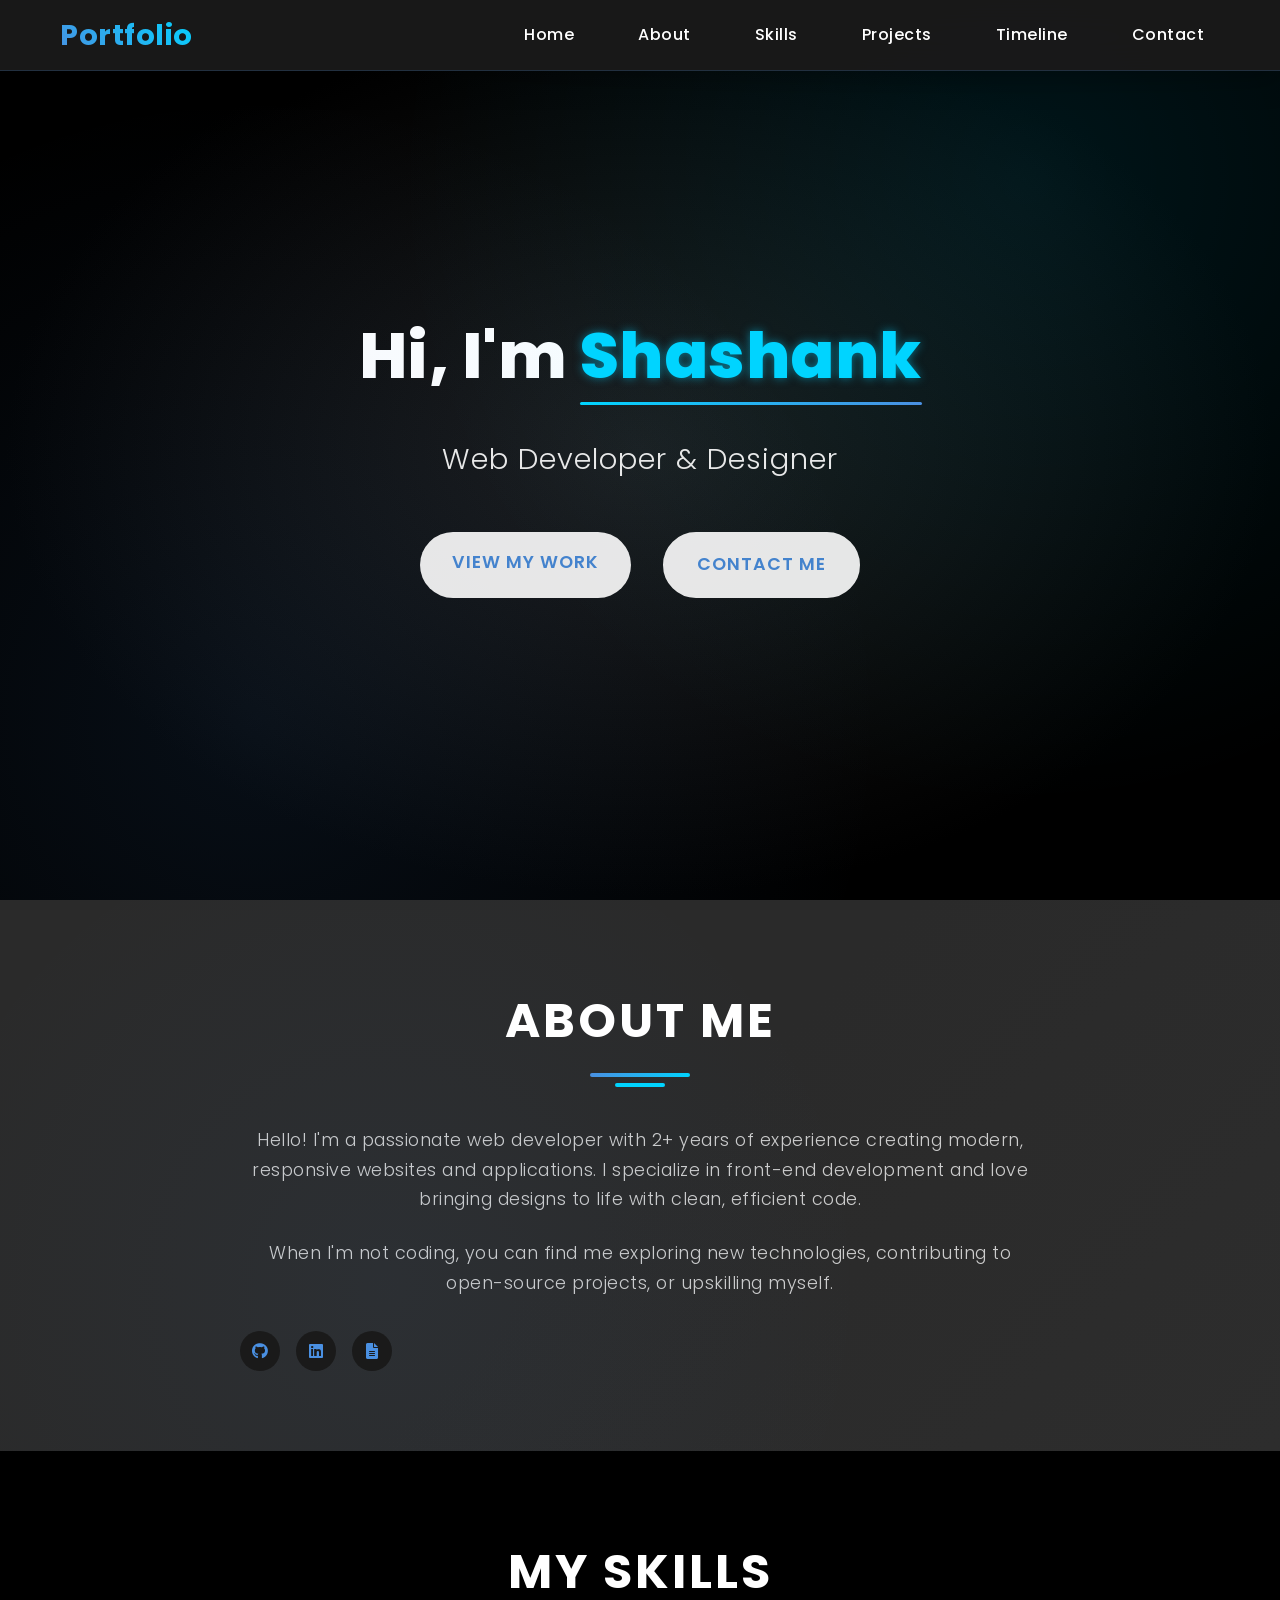
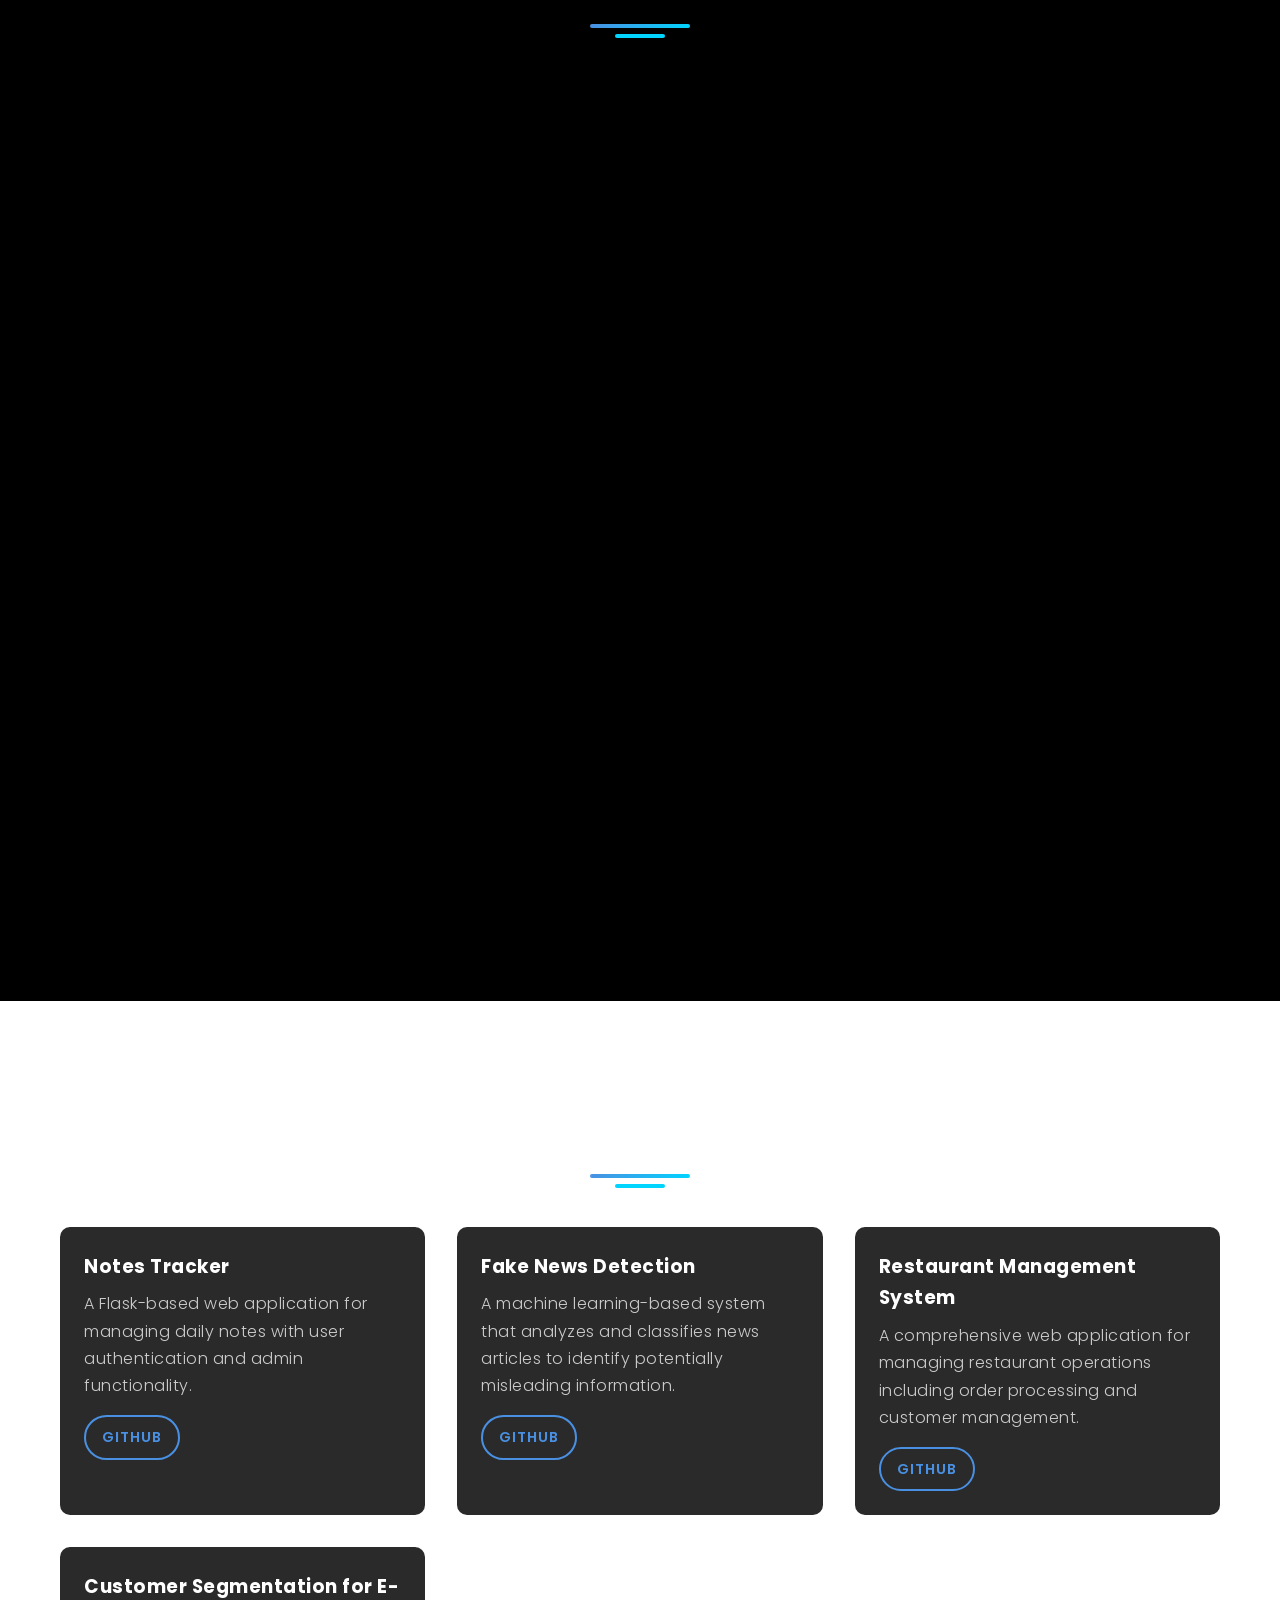
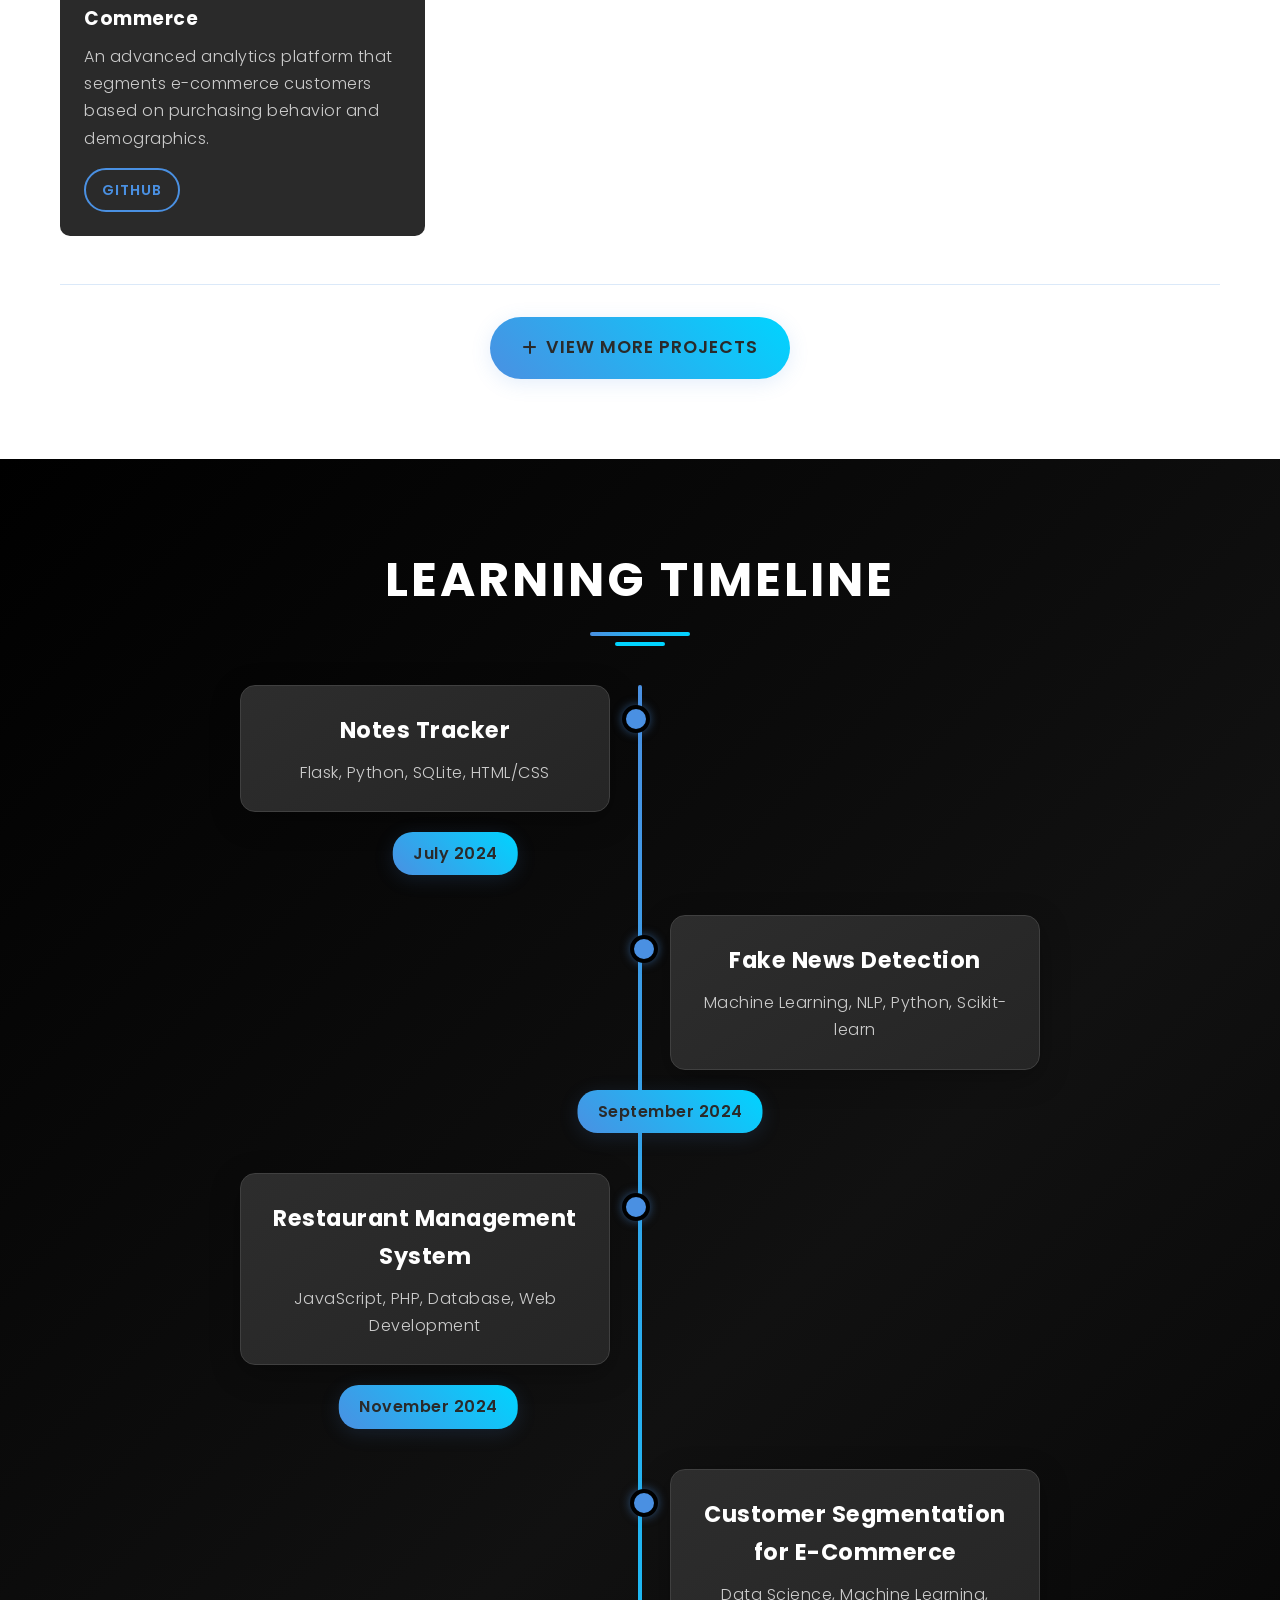
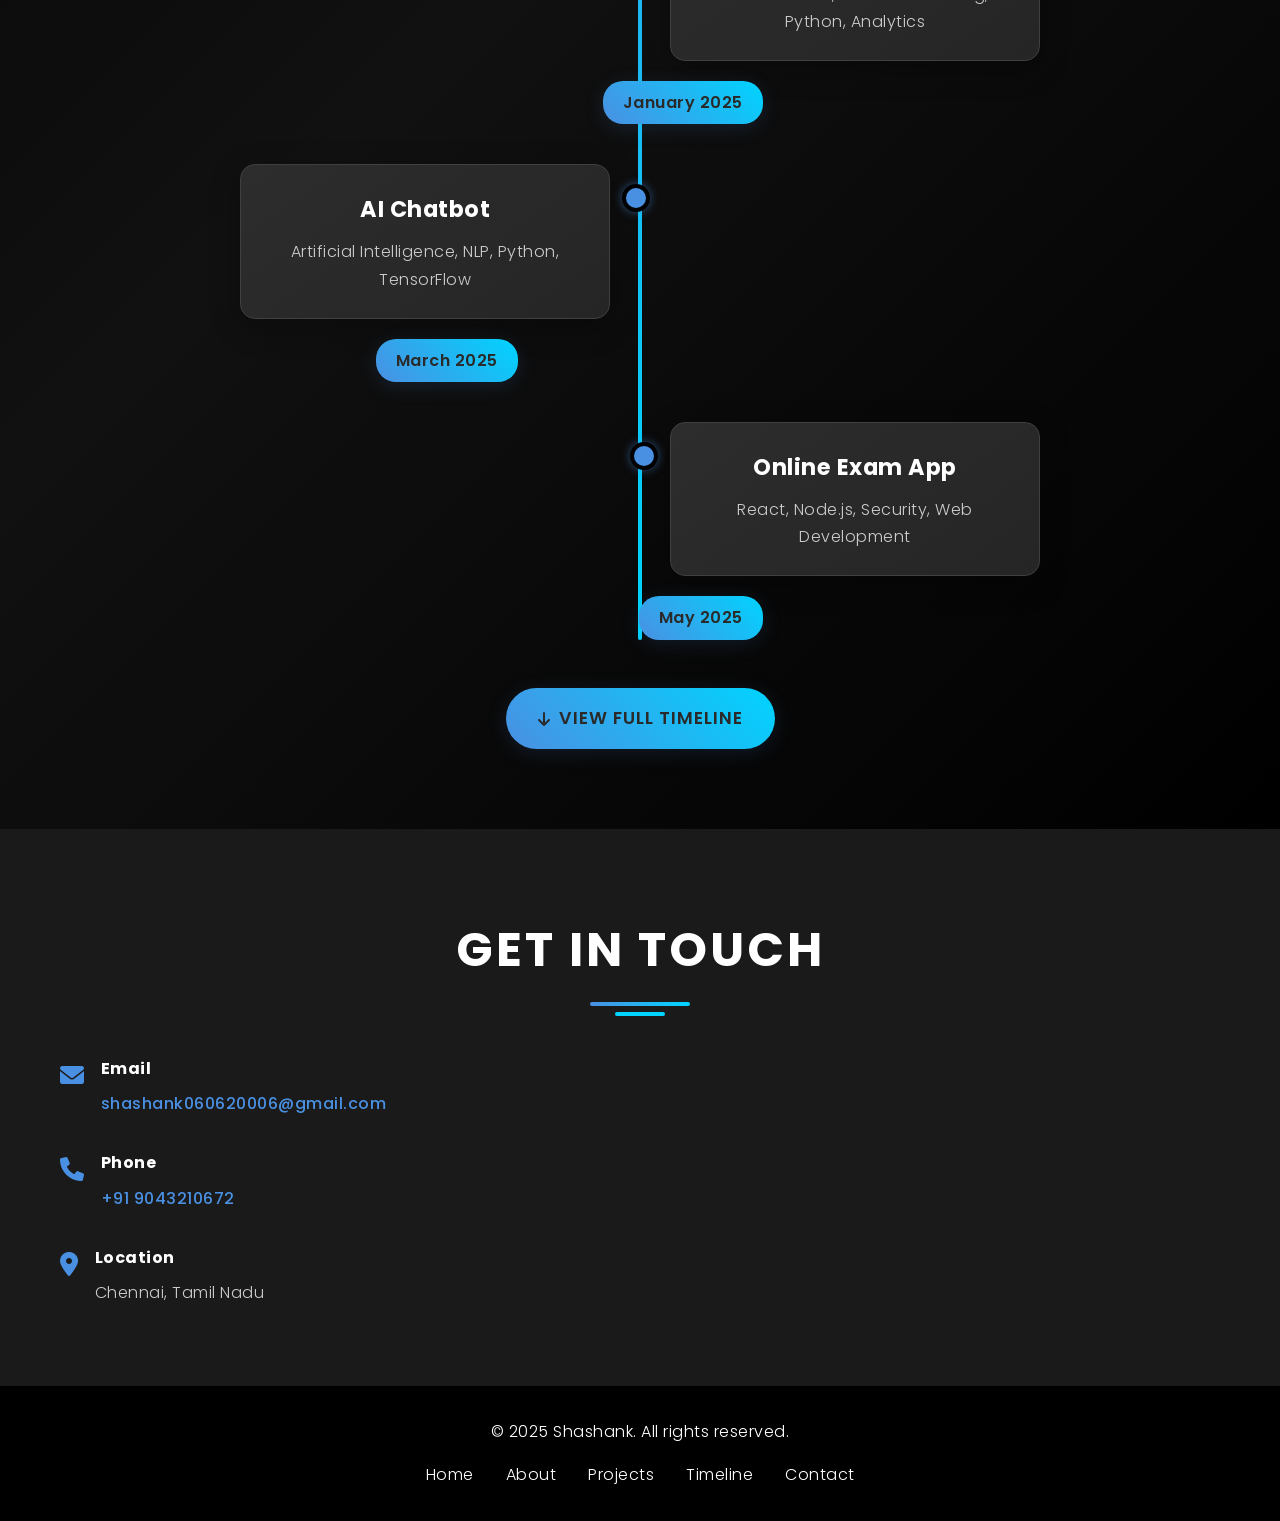
<file: index.html>
<!DOCTYPE html>
<html lang="en">
<head>
<meta charset="UTF-8">
<meta name="viewport" content="width=device-width, initial-scale=1.0">
<title>My Portfolio</title>
<link rel="stylesheet" href="styles.css">
<link href="https://fonts.googleapis.com/css2?family=Poppins:wght@300;400;500;600;700&display=swap" rel="stylesheet">
<link rel="stylesheet" href="https://cdnjs.cloudflare.com/ajax/libs/font-awesome/6.0.0/css/all.min.css">
<script>
function testLinkClick(linkName) {
  console.log(linkName + ' link clicked');
}
</script>
</head>
<body>
<header>
<nav class="navbar">
<div class="nav-container">
<div class="logo">
<h2><a href="#home" class="logo-link">Portfolio</a></h2>
</div>
<ul class="nav-menu">
<li><a href="#home">Home</a></li>
<li><a href="#about">About</a></li>
<li><a href="#skills">Skills</a></li>
<li><a href="#projects">Projects</a></li>
<li><a href="#timeline">Timeline</a></li>
<li><a href="#contact">Contact</a></li>
</ul>
<input type="checkbox" id="nav-toggle" class="nav-toggle">
<label for="nav-toggle" class="hamburger">
<span></span>
<span></span>
<span></span>
</label>
</div>
</nav>
</header>
<section id="home" class="hero">
<div class="hero-content">
<h1>Hi, I'm <span class="highlight">Shashank</span></h1>
<p>Web Developer & Designer</p>
<div class="hero-buttons">
<a href="#projects" class="btn primary-btn">View My Work</a>
<a href="#contact" class="btn secondary-btn">Contact Me</a>
</div>
</div>
</section>
<section id="about" class="about">
<div class="container">
<h2>About Me</h2>
<div class="about-content">
<div class="about-text">
<p>Hello! I'm a passionate web developer with 2+ years of experience creating modern, responsive websites and applications. I specialize in front-end development and love bringing designs to life with clean, efficient code.</p>
<p>When I'm not coding, you can find me exploring new technologies, contributing to open-source projects, or upskilling myself.</p>
<div class="social-links">
<a href="https://github.com/Shashank666666" target="_blank" rel="noopener noreferrer" aria-label="GitHub" class="social-link github-link" onclick="testLinkClick('GitHub')"><i class="fab fa-github"></i></a>
<a href="https://www.linkedin.com/in/shashank-a-232755370" target="_blank" rel="noopener noreferrer" aria-label="LinkedIn" class="social-link linkedin-link" onclick="testLinkClick('LinkedIn')"><i class="fab fa-linkedin"></i></a>
<a href="Shashank_Resume.docx" download class="social-link" aria-label="Download Resume"><i class="fas fa-file-alt"></i></a>
</div>
</div>
</div>
</div>
</section>
<section id="skills" class="skills">
<div class="container">
<h2>My Skills</h2>
<div class="skills-grid">
<div class="skill-card">
<i class="fab fa-python"></i>
<h3>Python</h3>
<div class="skill-progress-container">
<div class="skill-progress-bar">
<div class="skill-progress-fill"></div>
</div>
</div>
</div>
<div class="skill-card">
<i class="fas fa-flask"></i>
<h3>Flask</h3>
<div class="skill-progress-container">
<div class="skill-progress-bar">
<div class="skill-progress-fill"></div>
</div>
</div>
</div>
<div class="skill-card">
<i class="fas fa-database"></i>
<h3>SQL</h3>
<div class="skill-progress-container">
<div class="skill-progress-bar">
<div class="skill-progress-fill"></div>
</div>
</div>
</div>
<div class="skill-card">
<i class="fab fa-html5"></i>
<h3>HTML5</h3>
<div class="skill-progress-container">
<div class="skill-progress-bar">
<div class="skill-progress-fill"></div>
</div>
</div>
</div>
<div class="skill-card">
<i class="fab fa-css3-alt"></i>
<h3>CSS3</h3>
<div class="skill-progress-container">
<div class="skill-progress-bar">
<div class="skill-progress-fill"></div>
</div>
</div>
</div>
<div class="skill-card">
<i class="fab fa-js"></i>
<h3>JavaScript</h3>
<div class="skill-progress-container">
<div class="skill-progress-bar">
<div class="skill-progress-fill"></div>
</div>
</div>
</div>
<div class="skill-card">
<i class="fab fa-react"></i>
<h3>React</h3>
<div class="skill-progress-container">
<div class="skill-progress-bar">
<div class="skill-progress-fill"></div>
</div>
</div>
</div>
</div>
</div>
</section>
<section id="projects" class="projects">
<div class="container">
<h2>My Projects</h2>
<div class="projects-grid">
<div class="project-card">
<div class="project-content">
<h3>Notes Tracker</h3>
<p>A Flask-based web application for managing daily notes with user authentication and admin functionality.</p>
<div class="project-links">
<a href="https://github.com/Shashank666666/notes-tracker" target="_blank" rel="noopener noreferrer" class="btn small-btn outline">GitHub</a>
</div>
</div>
</div>
<div class="project-card">
<div class="project-content">
<h3>Fake News Detection</h3>
<p>A machine learning-based system that analyzes and classifies news articles to identify potentially misleading information.</p>
<div class="project-links">
<a href="https://github.com/Shashank666666" target="_blank" rel="noopener noreferrer" class="btn small-btn outline">GitHub</a>
</div>
</div>
</div>
<div class="project-card">
<div class="project-content">
<h3>Restaurant Management System</h3>
<p>A comprehensive web application for managing restaurant operations including order processing and customer management.</p>
<div class="project-links">
<a href="https://github.com/Shashank666666" target="_blank" rel="noopener noreferrer" class="btn small-btn outline">GitHub</a>
</div>
</div>
</div>
<div class="project-card">
<div class="project-content">
<h3>Customer Segmentation for E-Commerce</h3>
<p>An advanced analytics platform that segments e-commerce customers based on purchasing behavior and demographics.</p>
<div class="project-links">
<a href="https://github.com/Shashank666666" target="_blank" rel="noopener noreferrer" class="btn small-btn outline">GitHub</a>
</div>
</div>
</div>
</div>
<div class="view-more-container">
<a href="projects.html" class="btn view-more-btn">
<i class="fas fa-plus"></i>
View More Projects
</a>
</div>
</div>
</section>
<section id="timeline" class="timeline">
<div class="container">
<h2>Learning Timeline</h2>
<div class="timeline-content">
<div class="timeline-item">
<div class="timeline-project">
<h3>Notes Tracker</h3>
<p>Flask, Python, SQLite, HTML/CSS</p>
</div>
<div class="timeline-date">July 2024</div>
</div>
<div class="timeline-item">
<div class="timeline-project">
<h3>Fake News Detection</h3>
<p>Machine Learning, NLP, Python, Scikit-learn</p>
</div>
<div class="timeline-date">September 2024</div>
</div>
<div class="timeline-item">
<div class="timeline-project">
<h3>Restaurant Management System</h3>
<p>JavaScript, PHP, Database, Web Development</p>
</div>
<div class="timeline-date">November 2024</div>
</div>
<div class="timeline-item">
<div class="timeline-project">
<h3>Customer Segmentation for E-Commerce</h3>
<p>Data Science, Machine Learning, Python, Analytics</p>
</div>
<div class="timeline-date">January 2025</div>
</div>
<div class="timeline-item">
<div class="timeline-project">
<h3>AI Chatbot</h3>
<p>Artificial Intelligence, NLP, Python, TensorFlow</p>
</div>
<div class="timeline-date">March 2025</div>
</div>
<div class="timeline-item">
<div class="timeline-project">
<h3>Online Exam App</h3>
<p>React, Node.js, Security, Web Development</p>
</div>
<div class="timeline-date">May 2025</div>
</div>
</div>
<div class="timeline-arrow">
<a href="timeline.html" class="btn view-more-btn">
<i class="fas fa-arrow-down"></i>
View Full Timeline
</a>
</div>
</div>
</section>
<section id="contact" class="contact">
<div class="container">
<h2>Get In Touch</h2>
<div class="contact-content">
<div class="contact-info">
<div class="contact-item">
<i class="fas fa-envelope"></i>
<div>
<h4>Email</h4>
<p><a href="https://mail.google.com/mail/?view=cm&fs=1&to=shashank060620006@gmail.com&su=Portfolio Contact&body=Hi Shashank," class="contact-link" target="_blank" rel="noopener noreferrer">shashank060620006@gmail.com</a></p>
</div>
</div>
<div class="contact-item">
<i class="fas fa-phone"></i>
<div>
<h4>Phone</h4>
<p><a href="tel:+919043210672" class="contact-link">+91 9043210672</a></p>
</div>
</div>
<div class="contact-item">
<i class="fas fa-map-marker-alt"></i>
<div>
<h4>Location</h4>
<p>Chennai, Tamil Nadu</p>
</div>
</div>
</div>
</div>
</div>
</section>
<footer>
<div class="container">
<p>&copy; 2025 Shashank. All rights reserved.</p>
<div class="footer-links">
<a href="#home">Home</a>
<a href="#about">About</a>
<a href="#projects">Projects</a>
<a href="#timeline">Timeline</a>
<a href="#contact">Contact</a>
</div>
</div>
</footer>
</body>
</html>
</file>
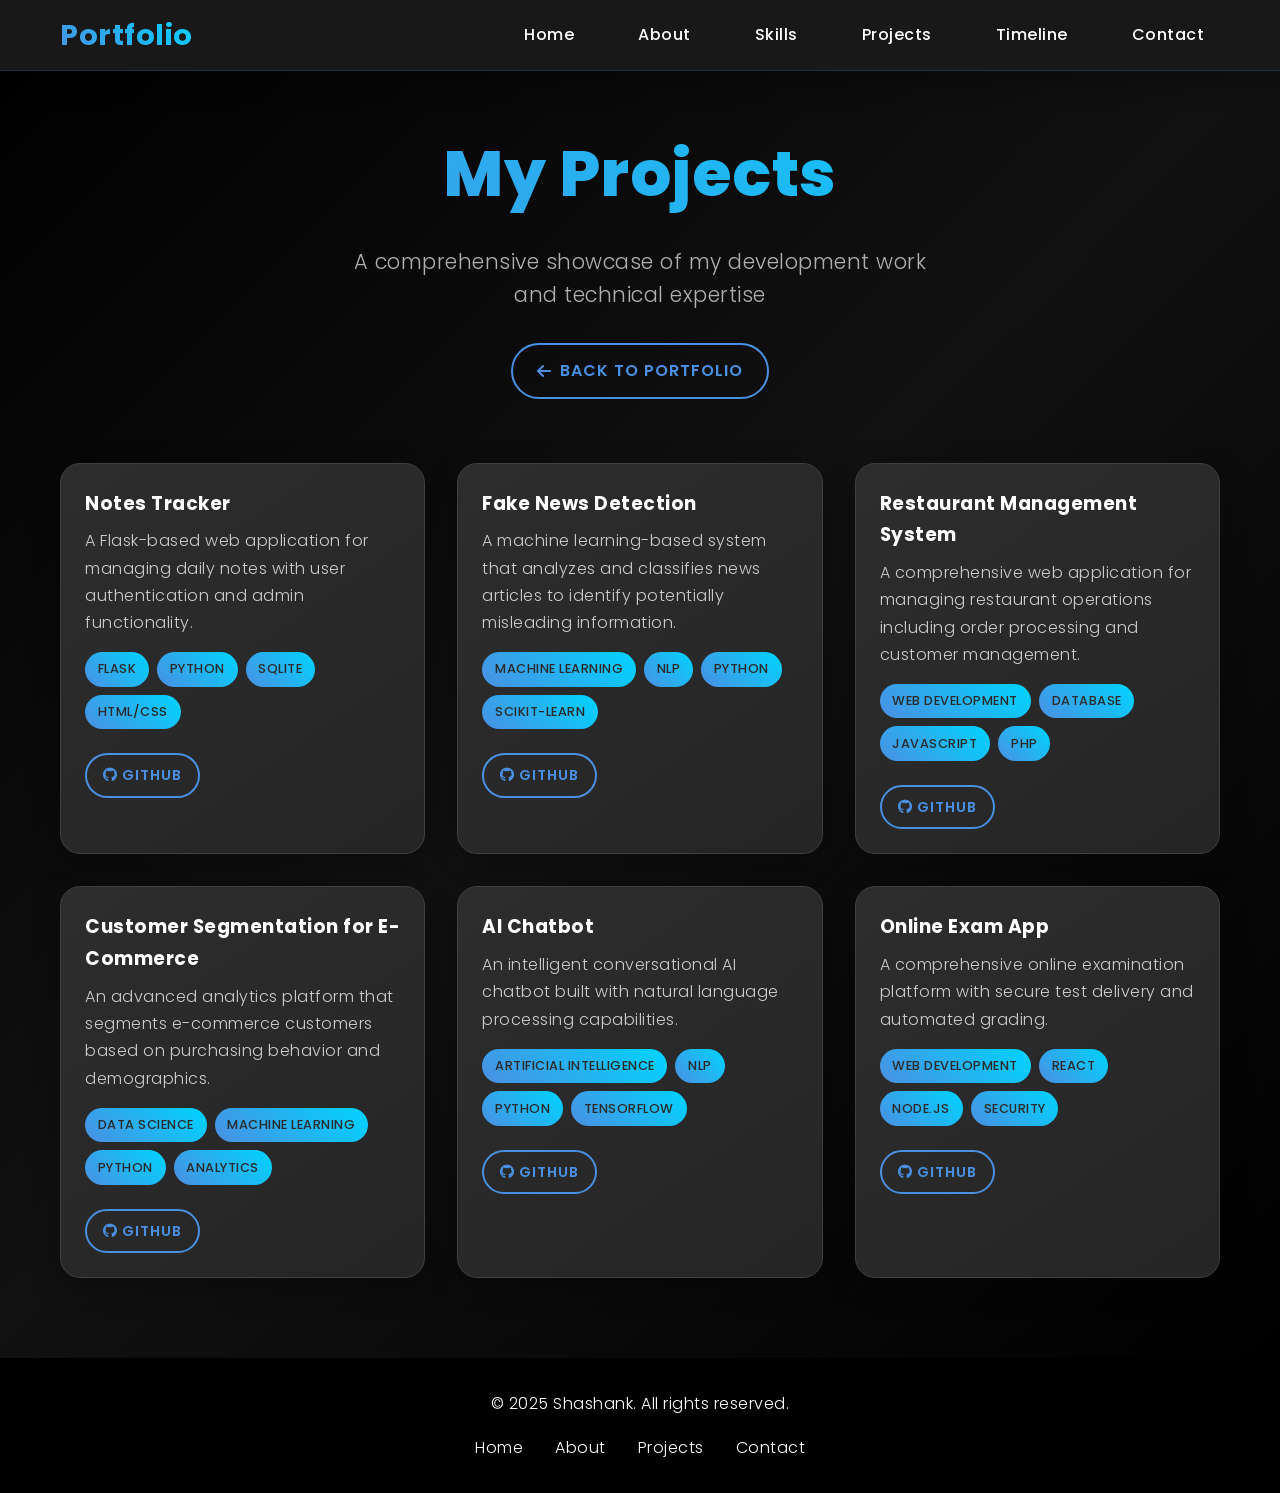
<file: projects.html>
<!DOCTYPE html>
<html lang="en">
<head>
<meta charset="UTF-8">
<meta name="viewport" content="width=device-width, initial-scale=1.0">
<title>My Projects - Portfolio</title>
<link rel="stylesheet" href="styles.css">
<link href="https://fonts.googleapis.com/css2?family=Poppins:wght@300;400;500;600;700&display=swap" rel="stylesheet">
<link rel="stylesheet" href="https://cdnjs.cloudflare.com/ajax/libs/font-awesome/6.0.0/css/all.min.css">
<script>
function testLinkClick(linkName) {
  console.log(linkName + ' link clicked');
}
</script>
</head>
<body>
<header>
<nav class="navbar">
<div class="nav-container">
<div class="logo">
<h2><a href="index.html#home" class="logo-link">Portfolio</a></h2>
</div>
<ul class="nav-menu">
<li><a href="index.html#home">Home</a></li>
<li><a href="index.html#about">About</a></li>
<li><a href="index.html#skills">Skills</a></li>
<li><a href="#projects">Projects</a></li>
<li><a href="index.html#timeline">Timeline</a></li>
<li><a href="index.html#contact">Contact</a></li>
</ul>
<input type="checkbox" id="nav-toggle" class="nav-toggle">
<label for="nav-toggle" class="hamburger">
<span></span>
<span></span>
<span></span>
</label>
</div>
</nav>
</header>
<section id="projects" class="projects-page">
<div class="container">
<div class="projects-header">
<h1>My Projects</h1>
<p>A comprehensive showcase of my development work and technical expertise</p>
<a href="index.html" class="btn back-btn">
<i class="fas fa-arrow-left"></i>
Back to Portfolio
</a>
</div>
<div class="projects-grid">
<div class="project-card">
<div class="project-content">
<h3>Notes Tracker</h3>
<p>A Flask-based web application for managing daily notes with user authentication and admin functionality.</p>
<div class="project-tech">
<span class="tech-tag">Flask</span>
<span class="tech-tag">Python</span>
<span class="tech-tag">SQLite</span>
<span class="tech-tag">HTML/CSS</span>
</div>
<div class="project-links">
<a href="https://github.com/Shashank666666/notes-tracker" target="_blank" rel="noopener noreferrer" class="btn small-btn outline">
<i class="fab fa-github"></i>
GitHub
</a>
</div>
</div>
</div>
<div class="project-card">
<div class="project-content">
<h3>Fake News Detection</h3>
<p>A machine learning-based system that analyzes and classifies news articles to identify potentially misleading information.</p>
<div class="project-tech">
<span class="tech-tag">Machine Learning</span>
<span class="tech-tag">NLP</span>
<span class="tech-tag">Python</span>
<span class="tech-tag">Scikit-learn</span>
</div>
<div class="project-links">
<a href="https://github.com/Shashank666666" target="_blank" rel="noopener noreferrer" class="btn small-btn outline">
<i class="fab fa-github"></i>
GitHub
</a>
</div>
</div>
</div>
<div class="project-card">
<div class="project-content">
<h3>Restaurant Management System</h3>
<p>A comprehensive web application for managing restaurant operations including order processing and customer management.</p>
<div class="project-tech">
<span class="tech-tag">Web Development</span>
<span class="tech-tag">Database</span>
<span class="tech-tag">JavaScript</span>
<span class="tech-tag">PHP</span>
</div>
<div class="project-links">
<a href="https://github.com/Shashank666666" target="_blank" rel="noopener noreferrer" class="btn small-btn outline">
<i class="fab fa-github"></i>
GitHub
</a>
</div>
</div>
</div>
<div class="project-card">
<div class="project-content">
<h3>Customer Segmentation for E-Commerce</h3>
<p>An advanced analytics platform that segments e-commerce customers based on purchasing behavior and demographics.</p>
<div class="project-tech">
<span class="tech-tag">Data Science</span>
<span class="tech-tag">Machine Learning</span>
<span class="tech-tag">Python</span>
<span class="tech-tag">Analytics</span>
</div>
<div class="project-links">
<a href="https://github.com/Shashank666666" target="_blank" rel="noopener noreferrer" class="btn small-btn outline">
<i class="fab fa-github"></i>
GitHub
</a>
</div>
</div>
</div>
<div class="project-card">
<div class="project-content">
<h3>AI Chatbot</h3>
<p>An intelligent conversational AI chatbot built with natural language processing capabilities.</p>
<div class="project-tech">
<span class="tech-tag">Artificial Intelligence</span>
<span class="tech-tag">NLP</span>
<span class="tech-tag">Python</span>
<span class="tech-tag">TensorFlow</span>
</div>
<div class="project-links">
<a href="https://github.com/Shashank666666" target="_blank" rel="noopener noreferrer" class="btn small-btn outline">
<i class="fab fa-github"></i>
GitHub
</a>
</div>
</div>
</div>
<div class="project-card">
<div class="project-content">
<h3>Online Exam App</h3>
<p>A comprehensive online examination platform with secure test delivery and automated grading.</p>
<div class="project-tech">
<span class="tech-tag">Web Development</span>
<span class="tech-tag">React</span>
<span class="tech-tag">Node.js</span>
<span class="tech-tag">Security</span>
</div>
<div class="project-links">
<a href="https://github.com/Shashank666666" target="_blank" rel="noopener noreferrer" class="btn small-btn outline">
<i class="fab fa-github"></i>
GitHub
</a>
</div>
</div>
</div>
</div>
</div>
</section>
<footer>
<div class="container">
<p>&copy; 2025 Shashank. All rights reserved.</p>
<div class="footer-links">
<a href="index.html#home">Home</a>
<a href="index.html#about">About</a>
<a href="#projects">Projects</a>
<a href="index.html#contact">Contact</a>
</div>
</div>
</footer>
</body>
</html>
</file>
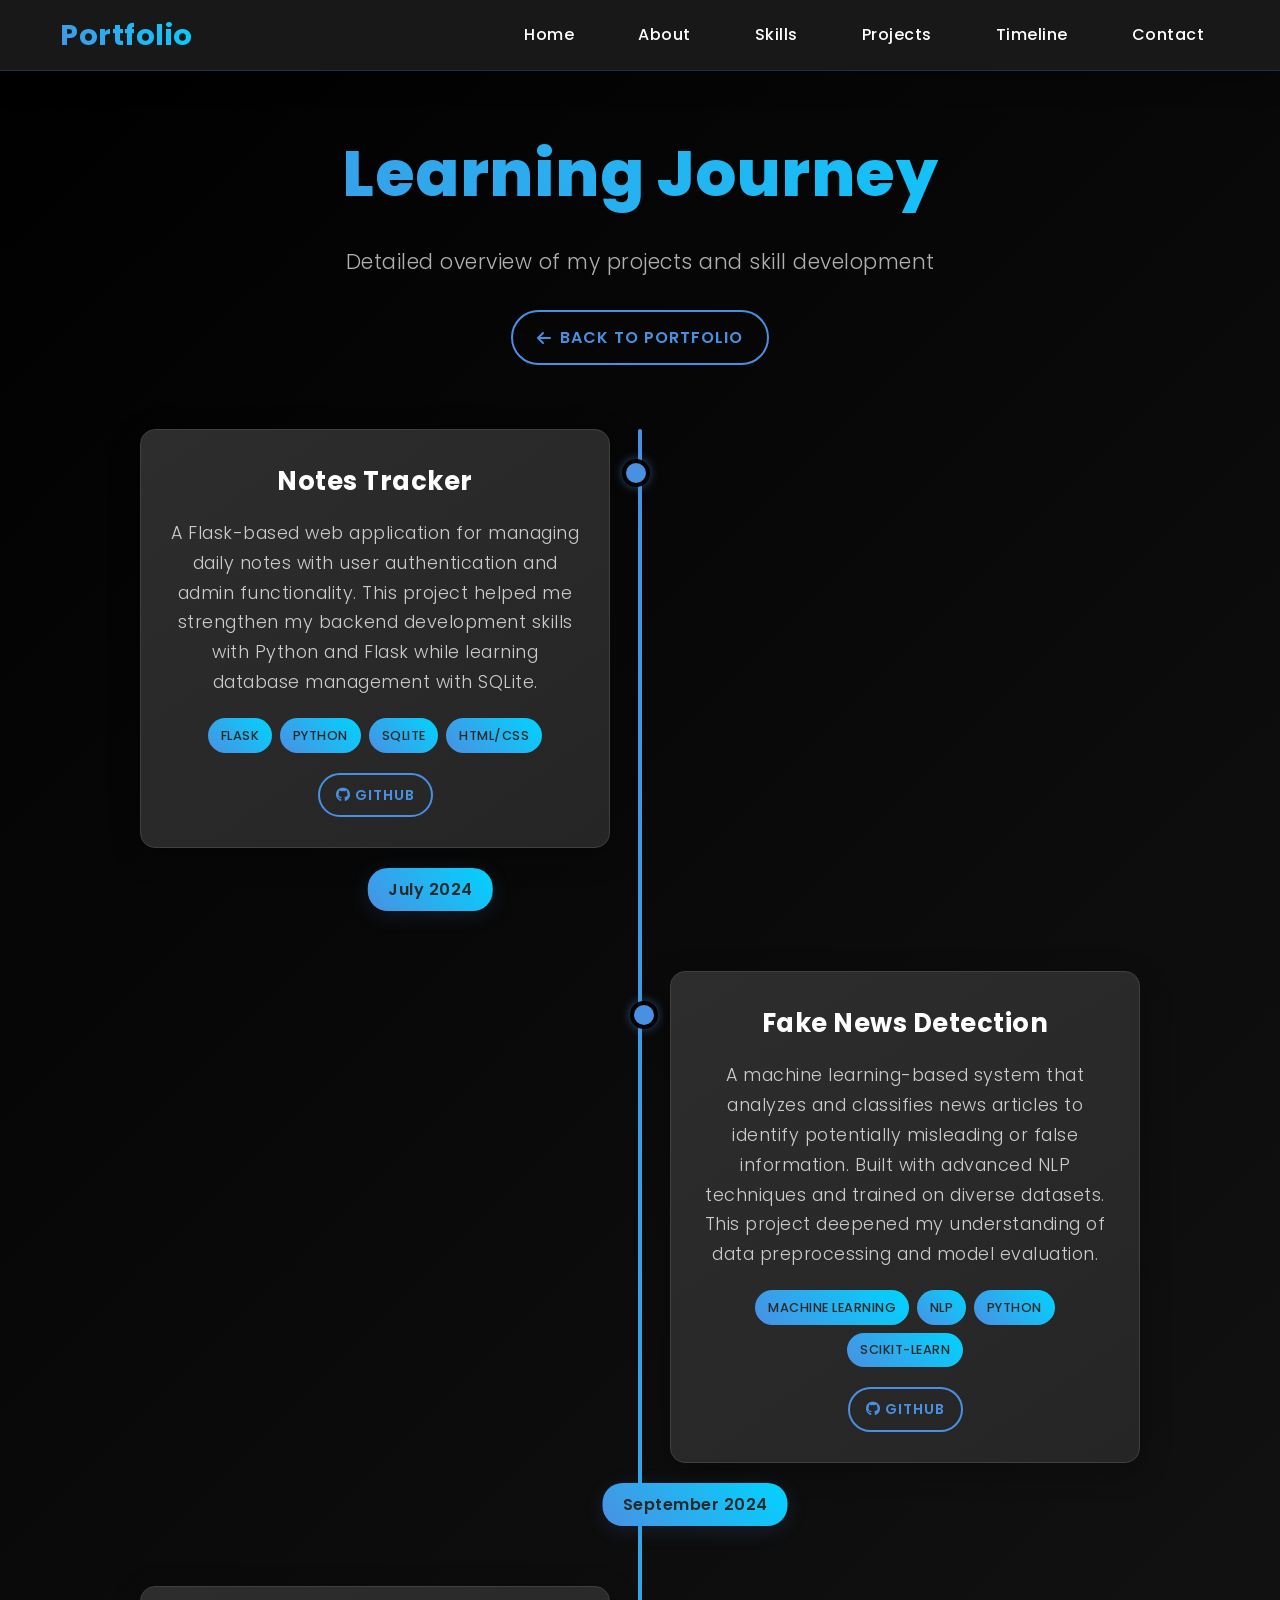
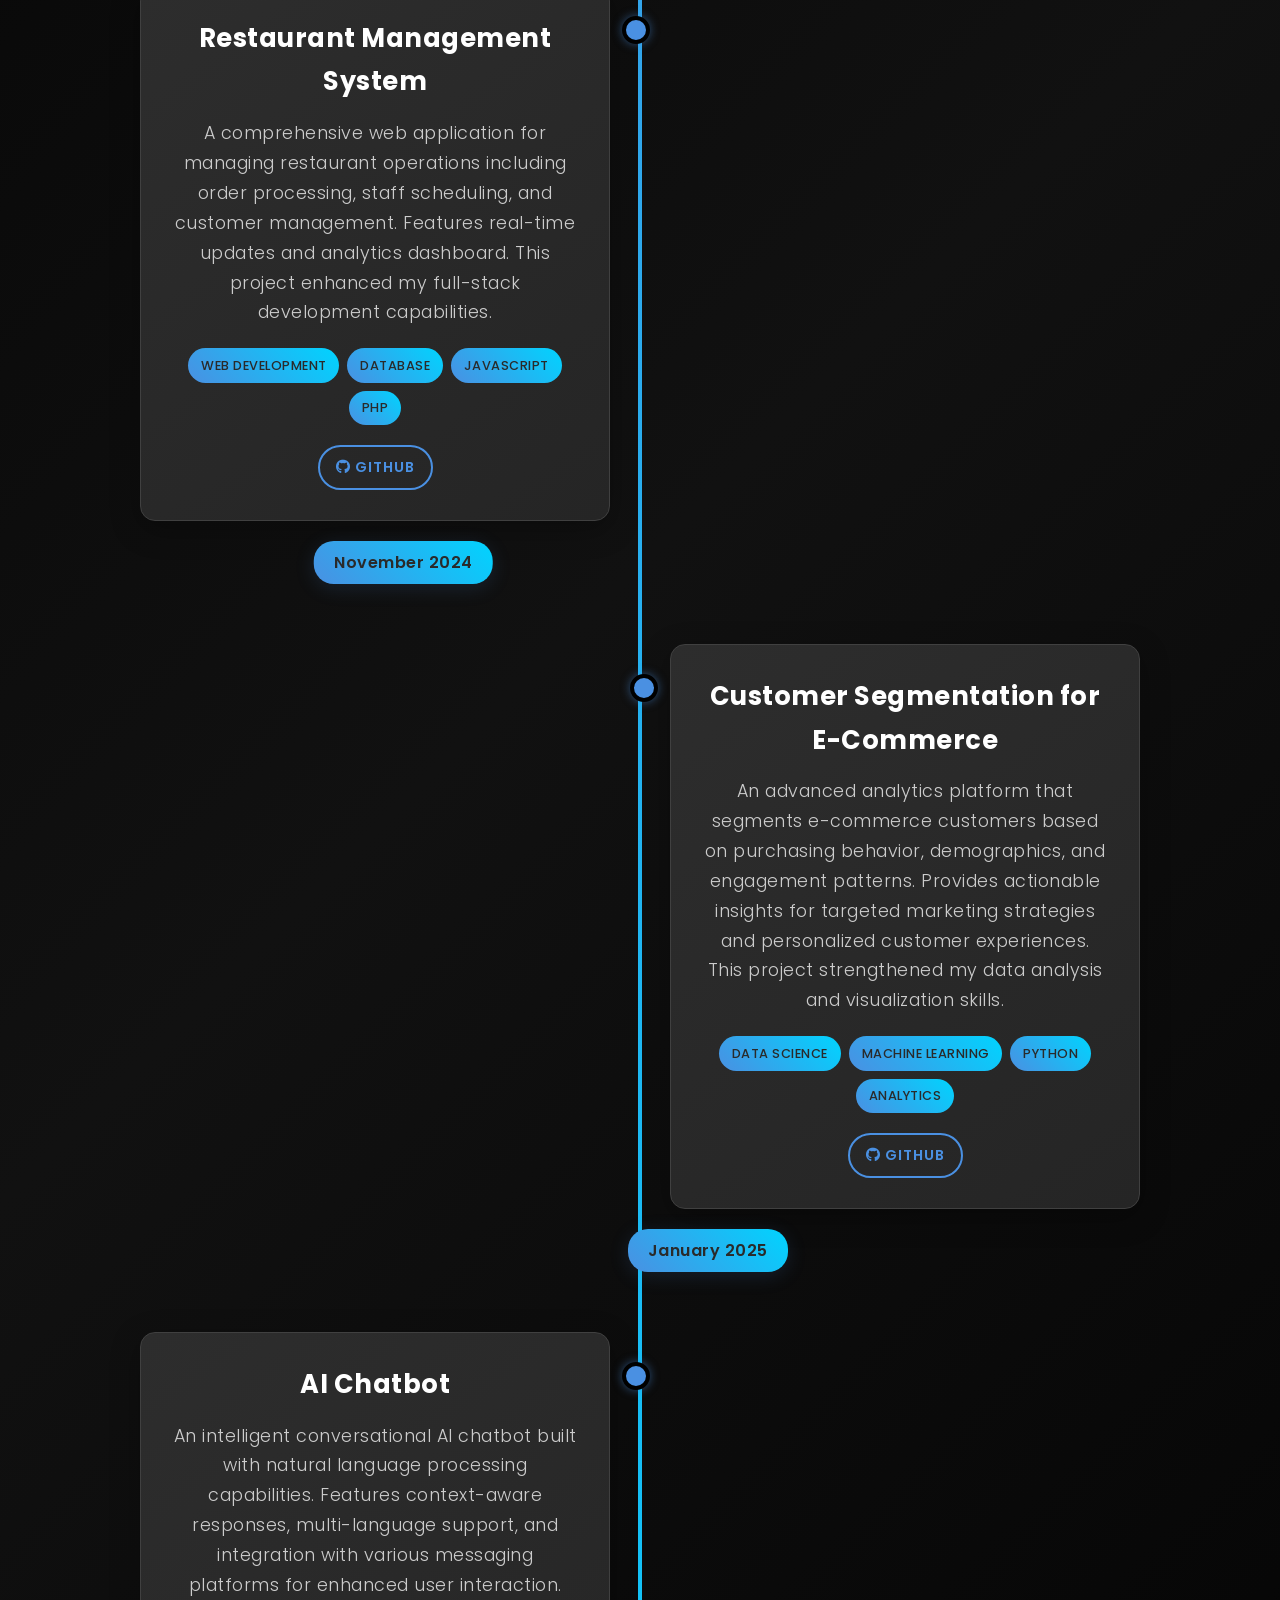
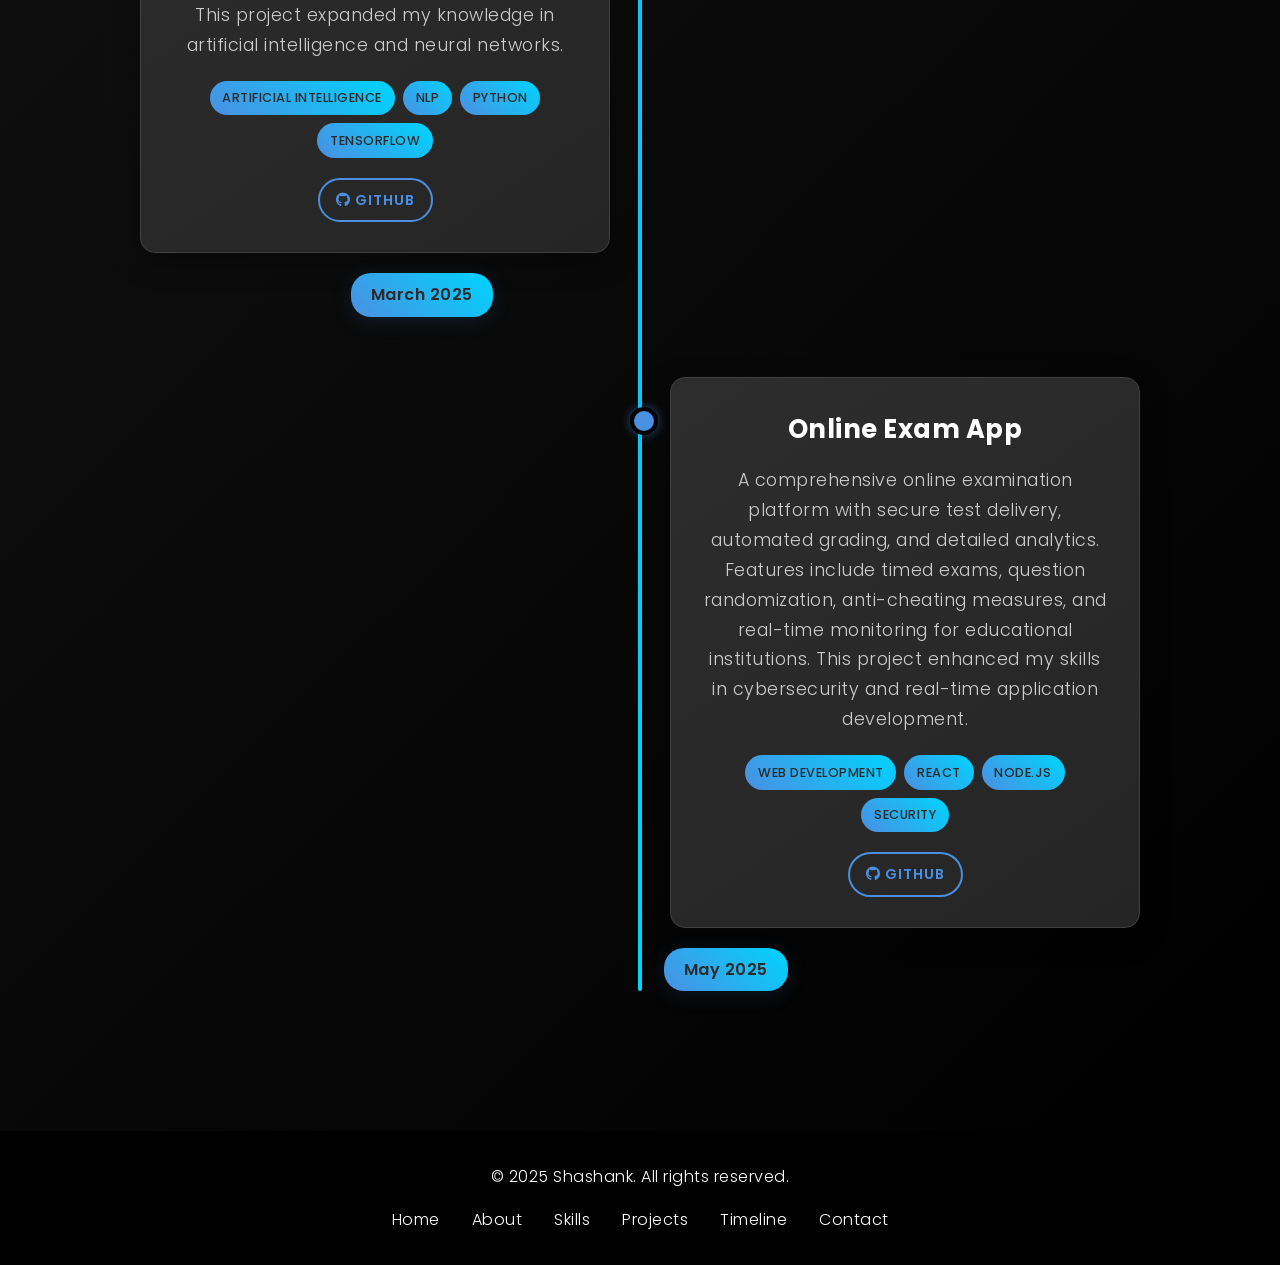
<file: timeline.html>
<!DOCTYPE html>
<html lang="en">
<head>
<meta charset="UTF-8">
<meta name="viewport" content="width=device-width, initial-scale=1.0">
<title>Learning Timeline - Portfolio</title>
<link rel="stylesheet" href="styles.css">
<link href="https://fonts.googleapis.com/css2?family=Poppins:wght@300;400;500;600;700&display=swap" rel="stylesheet">
<link rel="stylesheet" href="https://cdnjs.cloudflare.com/ajax/libs/font-awesome/6.0.0/css/all.min.css">
<script>
function testLinkClick(linkName) {
  console.log(linkName + ' link clicked');
}
</script>
</head>
<body>
<header>
<nav class="navbar">
<div class="nav-container">
<div class="logo">
<h2><a href="index.html#home" class="logo-link">Portfolio</a></h2>
</div>
<ul class="nav-menu">
<li><a href="index.html#home">Home</a></li>
<li><a href="index.html#about">About</a></li>
<li><a href="index.html#skills">Skills</a></li>
<li><a href="index.html#projects">Projects</a></li>
<li><a href="#timeline">Timeline</a></li>
<li><a href="index.html#contact">Contact</a></li>
</ul>
<input type="checkbox" id="nav-toggle" class="nav-toggle">
<label for="nav-toggle" class="hamburger">
<span></span>
<span></span>
<span></span>
</label>
</div>
</nav>
</header>

<section id="timeline" class="full-timeline">
<div class="container">
<div class="timeline-header">
<h1>Learning Journey</h1>
<p>Detailed overview of my projects and skill development</p>
<a href="index.html" class="btn back-btn">
<i class="fas fa-arrow-left"></i>
Back to Portfolio
</a>
</div>
            
<div class="timeline-content">
<div class="timeline-item">
<div class="timeline-project">
<h3>Notes Tracker</h3>
<p>A Flask-based web application for managing daily notes with user authentication and admin functionality. This project helped me strengthen my backend development skills with Python and Flask while learning database management with SQLite.</p>
<div class="project-tech">
<span class="tech-tag">Flask</span>
<span class="tech-tag">Python</span>
<span class="tech-tag">SQLite</span>
<span class="tech-tag">HTML/CSS</span>
</div>
<div class="project-links">
<a href="https://github.com/Shashank666666/notes-tracker" target="_blank" rel="noopener noreferrer" class="btn small-btn outline">
<i class="fab fa-github"></i>
GitHub
</a>
</div>
</div>
<div class="timeline-date">July 2024</div>
</div>
<div class="timeline-item">
<div class="timeline-project">
<h3>Fake News Detection</h3>
<p>A machine learning-based system that analyzes and classifies news articles to identify potentially misleading or false information. Built with advanced NLP techniques and trained on diverse datasets. This project deepened my understanding of data preprocessing and model evaluation.</p>
<div class="project-tech">
<span class="tech-tag">Machine Learning</span>
<span class="tech-tag">NLP</span>
<span class="tech-tag">Python</span>
<span class="tech-tag">Scikit-learn</span>
</div>
<div class="project-links">
<a href="https://github.com/Shashank666666" target="_blank" rel="noopener noreferrer" class="btn small-btn outline">
<i class="fab fa-github"></i>
GitHub
</a>
</div>
</div>
<div class="timeline-date">September 2024</div>
</div>
<div class="timeline-item">
<div class="timeline-project">
<h3>Restaurant Management System</h3>
<p>A comprehensive web application for managing restaurant operations including order processing, staff scheduling, and customer management. Features real-time updates and analytics dashboard. This project enhanced my full-stack development capabilities.</p>
<div class="project-tech">
<span class="tech-tag">Web Development</span>
<span class="tech-tag">Database</span>
<span class="tech-tag">JavaScript</span>
<span class="tech-tag">PHP</span>
</div>
<div class="project-links">
<a href="https://github.com/Shashank666666" target="_blank" rel="noopener noreferrer" class="btn small-btn outline">
<i class="fab fa-github"></i>
GitHub
</a>
</div>
</div>
<div class="timeline-date">November 2024</div>
</div>
<div class="timeline-item">
<div class="timeline-project">
<h3>Customer Segmentation for E-Commerce</h3>
<p>An advanced analytics platform that segments e-commerce customers based on purchasing behavior, demographics, and engagement patterns. Provides actionable insights for targeted marketing strategies and personalized customer experiences. This project strengthened my data analysis and visualization skills.</p>
<div class="project-tech">
<span class="tech-tag">Data Science</span>
<span class="tech-tag">Machine Learning</span>
<span class="tech-tag">Python</span>
<span class="tech-tag">Analytics</span>
</div>
<div class="project-links">
<a href="https://github.com/Shashank666666" target="_blank" rel="noopener noreferrer" class="btn small-btn outline">
<i class="fab fa-github"></i>
GitHub
</a>
</div>
</div>
<div class="timeline-date">January 2025</div>
</div>
<div class="timeline-item">
<div class="timeline-project">
<h3>AI Chatbot</h3>
<p>An intelligent conversational AI chatbot built with natural language processing capabilities. Features context-aware responses, multi-language support, and integration with various messaging platforms for enhanced user interaction. This project expanded my knowledge in artificial intelligence and neural networks.</p>
<div class="project-tech">
<span class="tech-tag">Artificial Intelligence</span>
<span class="tech-tag">NLP</span>
<span class="tech-tag">Python</span>
<span class="tech-tag">TensorFlow</span>
</div>
<div class="project-links">
<a href="https://github.com/Shashank666666" target="_blank" rel="noopener noreferrer" class="btn small-btn outline">
<i class="fab fa-github"></i>
GitHub
</a>
</div>
</div>
<div class="timeline-date">March 2025</div>
</div>
<div class="timeline-item">
<div class="timeline-project">
<h3>Online Exam App</h3>
<p>A comprehensive online examination platform with secure test delivery, automated grading, and detailed analytics. Features include timed exams, question randomization, anti-cheating measures, and real-time monitoring for educational institutions. This project enhanced my skills in cybersecurity and real-time application development.</p>
<div class="project-tech">
<span class="tech-tag">Web Development</span>
<span class="tech-tag">React</span>
<span class="tech-tag">Node.js</span>
<span class="tech-tag">Security</span>
</div>
<div class="project-links">
<a href="https://github.com/Shashank666666" target="_blank" rel="noopener noreferrer" class="btn small-btn outline">
<i class="fab fa-github"></i>
GitHub
</a>
</div>
</div>
<div class="timeline-date">May 2025</div>
</div>
</div>
</section>

<footer>
<div class="container">
<p>&copy; 2025 Shashank. All rights reserved.</p>
<div class="footer-links">
<a href="index.html#home">Home</a>
<a href="index.html#about">About</a>
<a href="index.html#skills">Skills</a>
<a href="index.html#projects">Projects</a>
<a href="#timeline">Timeline</a>
<a href="index.html#contact">Contact</a>
</div>
</div>
</footer>
</body>
</html>
</file>
<file: styles.css>
* {
margin: 0;
padding: 0;
box-sizing: border-box;
}
:root {
--primary-color: #4a90e2;
--secondary-color: #357abd;
--accent-color: #00d4ff;
--dark-color: #ffffff;
--light-color: #1a1a1a;
--gray-color: #cccccc;
--white-color: #2a2a2a;
--black-color: #000000;
--card-color: #2d2d2d;
--border-color: #404040;
--hover-border: #4a90e2;
--text-secondary: #b0b0b0;
--transition: all 0.4s cubic-bezier(0.4, 0, 0.2, 1);
--shadow-light: 0 4px 20px rgba(74, 144, 226, 0.15);
--shadow-medium: 0 8px 30px rgba(0, 0, 0, 0.3);
--shadow-heavy: 0 15px 40px rgba(0, 0, 0, 0.4);
}
html { 
scroll-behavior: smooth; 
}
body {
font-family: 'Poppins', sans-serif;
line-height: 1.7;
color: var(--dark-color);
background: linear-gradient(135deg, var(--black-color) 0%, #111111 50%, var(--black-color) 100%);
background-attachment: fixed;
font-weight: 300;
letter-spacing: 0.5px;
}
.container, .nav-container {
max-width: 1200px;
margin: 0 auto;
padding: 0 20px;
}
section {
padding: 80px 0;
}
section h2 {
text-align: center;
font-size: 3rem;
margin-bottom: 4rem;
color: var(--dark-color);
font-weight: 700;
position: relative;
text-transform: uppercase;
letter-spacing: 3px;
}
section h2::before {
content: '';
position: absolute;
bottom: -15px;
left: 50%;
transform: translateX(-50%);
width: 100px;
height: 4px;
background: linear-gradient(90deg, var(--primary-color), var(--accent-color));
border-radius: 2px;
}
section h2::after {
content: '';
position: absolute;
bottom: -25px;
left: 50%;
transform: translateX(-50%);
width: 50px;
height: 4px;
background: var(--accent-color);
border-radius: 2px;
}
.navbar {
background: rgba(26, 26, 26, 0.95);
backdrop-filter: blur(20px);
border-bottom: 1px solid rgba(74, 144, 226, 0.2);
box-shadow: var(--shadow-medium);
position: fixed;
top: 0;
width: 100%;
z-index: 1000;
transition: var(--transition);
}
.nav-container {
display: flex;
justify-content: space-between;
align-items: center;
height: 70px;
}
.logo h2 {
color: var(--primary-color);
font-size: 1.8rem;
font-weight: 700;
background: linear-gradient(45deg, var(--primary-color), var(--accent-color));
-webkit-background-clip: text;
-webkit-text-fill-color: transparent;
background-clip: text;
}
.logo-link {
text-decoration: none;
}
.logo-link:hover {
text-decoration: none;
}
.nav-menu {
display: flex;
list-style: none;
gap: 2rem;
}
.nav-menu a, .footer-links a {
text-decoration: none;
transition: var(--transition);
}
.nav-menu a {
color: var(--dark-color);
font-weight: 500;
position: relative;
padding: 8px 16px;
border-radius: 25px;
transition: var(--transition);
}
.nav-menu a::before {
content: '';
position: absolute;
bottom: 0;
left: 50%;
width: 0;
height: 2px;
background: linear-gradient(90deg, var(--primary-color), var(--accent-color));
transition: var(--transition);
transform: translateX(-50%);
}
.nav-menu a:hover::before {
width: 100%;
}
.nav-menu a:hover {
color: var(--accent-color);
background: rgba(74, 144, 226, 0.1);
}
.nav-toggle, .hamburger { 
display: none; 
}
.hamburger {
flex-direction: column;
cursor: pointer;
}
.hamburger span {
width: 25px;
height: 3px;
background-color: var(--dark-color);
margin: 3px 0;
transition: var(--transition);
}
.hero {
height: 100vh;
background: radial-gradient(ellipse at center, #1a1a1a 0%, var(--black-color) 70%);
display: flex;
align-items: center;
justify-content: center;
text-align: center;
color: var(--dark-color);
position: relative;
overflow: hidden;
}
.hero::before {
content: '';
position: absolute;
top: 0;
left: 0;
right: 0;
bottom: 0;
background-image: 
radial-gradient(circle at 20% 80%, rgba(74, 144, 226, 0.1) 0%, transparent 50%),
radial-gradient(circle at 80% 20%, rgba(0, 212, 255, 0.1) 0%, transparent 50%);
animation: float 6s ease-in-out infinite alternate;
}
@keyframes float {
0% { transform: translateY(0px) rotate(0deg); }
100% { transform: translateY(-20px) rotate(1deg); }
}

.hero-content h1 {
font-size: 4rem;
margin-bottom: 1.5rem;
font-weight: 800;
color: var(--dark-color);
animation: slideInFromTop 1s ease-out;
}

@keyframes slideInFromTop {
0% {
opacity: 0;
transform: translateY(-50px);
}
100% {
opacity: 1;
transform: translateY(0);
}
}
.hero-content p {
font-size: 1.8rem;
margin-bottom: 3rem;
opacity: 0.9;
font-weight: 300;
letter-spacing: 1px;
animation: slideInFromBottom 1s ease-out 0.3s both;
}

@keyframes slideInFromBottom {
0% {
opacity: 0;
transform: translateY(30px);
}
100% {
opacity: 0.9;
transform: translateY(0);
}
}
.highlight { 
color: var(--accent-color);
position: relative;
text-shadow: 0 0 10px rgba(0, 212, 255, 0.5);
}

.highlight::after {
content: '';
position: absolute;
bottom: -5px;
left: 0;
width: 100%;
height: 3px;
background: linear-gradient(90deg, var(--accent-color), var(--primary-color));
animation: highlightPulse 2s ease-in-out infinite alternate;
border-radius: 2px;
}

@keyframes highlightPulse {
0% { box-shadow: 0 0 5px var(--accent-color); }
100% { box-shadow: 0 0 20px var(--accent-color), 0 0 30px rgba(0, 212, 255, 0.3); }
}
.hero-buttons {
display: flex;
gap: 2rem;
justify-content: center;
animation: slideInFromBottom 1s ease-out 0.6s both;
}
.btn {
padding: 16px 32px;
border-radius: 50px;
text-decoration: none;
font-weight: 600;
font-size: 1.1rem;
transition: var(--transition);
border: none;
cursor: pointer;
display: inline-block;
text-align: center;
position: relative;
overflow: hidden;
text-transform: uppercase;
letter-spacing: 1px;
}

.btn::before {
content: '';
position: absolute;
top: 0;
left: -100%;
width: 100%;
height: 100%;
background: linear-gradient(90deg, transparent, rgba(255, 255, 255, 0.2), transparent);
transition: var(--transition);
}

.btn:hover::before {
left: 100%;
}
.primary-btn {
background-color: var(--dark-color);
color: var(--primary-color);
}

.primary-btn:hover {
background-color: #f3f4f6;
transform: translateY(-2px);
box-shadow: 0 4px 15px rgba(0, 0, 0, 0.2);
}
.secondary-btn {
background-color: var(--dark-color);
color: var(--primary-color);
border: 2px solid var(--dark-color);
}

.secondary-btn:hover {
background-color: #f3f4f6;
color: var(--primary-color);
transform: translateY(-2px);
box-shadow: 0 4px 15px rgba(0, 0, 0, 0.2);
}
.small-btn { 
padding: 8px 16px; 
font-size: 0.9rem; 
}
.outline {
background-color: transparent;
color: var(--primary-color);
border: 2px solid var(--primary-color);
}

.outline:hover {
background-color: var(--primary-color);
color: var(--white-color);
}
.about {
background: linear-gradient(135deg, var(--white-color) 0%, #2a2a2a 50%, var(--card-color) 100%);
position: relative;
}

.about::before {
content: '';
position: absolute;
top: 0;
left: 0;
right: 0;
bottom: 0;
background-image: radial-gradient(circle at 30% 70%, rgba(74, 144, 226, 0.05) 0%, transparent 50%);
}
.about-content {
display: flex;
flex-direction: column;
align-items: center;
text-align: center;
max-width: 800px;
margin: 0 auto;
}
.about-text p {
margin-bottom: 1.5rem;
font-size: 1.1rem;
color: var(--gray-color);
}
.social-links {
display: flex;
gap: 1rem;
margin-top: 2rem;
z-index: 100;
position: relative;
}
.social-links a {
display: inline-flex;
align-items: center;
justify-content: center;
width: 40px;
height: 40px;
background-color: var(--light-color);
color: var(--primary-color);
border-radius: 50%;
text-decoration: none;
transition: var(--transition);
z-index: 10;
position: relative;
pointer-events: auto;
}

.social-links a:hover {
background-color: var(--primary-color);
color: var(--white-color);
transform: translateY(-3px);
}
.skills {
background-color: var(--black-color);
padding: 80px 0;
}
.skills-grid, .projects-grid {
display: grid;
gap: 2rem;
}

.skills-grid { 
grid-template-columns: repeat(auto-fit, minmax(280px, 1fr)); 
max-width: 1400px;
margin: 0 auto;
}

.projects-grid { 
grid-template-columns: repeat(auto-fit, minmax(350px, 1fr)); 
}

.skill-card {
background: linear-gradient(145deg, var(--card-color), #252525);
border-radius: 20px;
border: 1px solid var(--border-color);
box-shadow: var(--shadow-medium);
transition: var(--transition);
padding: 2.5rem;
text-align: center;
position: relative;
overflow: hidden;
backdrop-filter: blur(10px);
}
.project-card {
background-color: var(--white-color);
border-radius: 10px;
box-shadow: 0 5px 15px rgba(255, 255, 255, 0.1);
transition: var(--transition);
overflow: hidden;
}
.skill-card:hover {
transform: translateY(-15px) scale(1.05);
box-shadow: var(--shadow-heavy);
border-color: var(--hover-border);
}
.skill-card i {
font-size: 4rem;
color: var(--primary-color);
margin-bottom: 2rem;
display: block;
filter: drop-shadow(0 0 10px rgba(74, 144, 226, 0.5));
transition: var(--transition);
position: relative;
z-index: 2;
}
.skill-card:hover i {
color: var(--accent-color);
transform: scale(1.1);
filter: drop-shadow(0 0 20px rgba(0, 212, 255, 0.7));
}
.skill-card h3 {
margin-bottom: 2rem;
color: var(--dark-color);
font-size: 1.4rem;
font-weight: 700;
text-transform: uppercase;
letter-spacing: 2px;
position: relative;
z-index: 2;
}
.skill-progress-container {
width: 100%;
margin-top: 1rem;
}
.skill-progress-bar {
width: 100%;
height: 12px;
background: linear-gradient(90deg, #2a2a2a, var(--border-color));
border-radius: 10px;
overflow: hidden;
position: relative;
box-shadow: inset 0 2px 4px rgba(0, 0, 0, 0.3);
}
.skill-progress-fill {
height: 100%;
background: linear-gradient(90deg, var(--primary-color), var(--accent-color));
border-radius: 10px;
width: var(--progress-width);
position: relative;
overflow: hidden;
}
.skill-progress-fill::after {
content: '';
position: absolute;
top: 0;
left: -100%;
width: 100%;
height: 100%;
background: linear-gradient(90deg, transparent, rgba(255, 255, 255, 0.4), transparent);
}
@keyframes fillProgress {
from { width: 0%; }
to { width: var(--progress-width); }
}
.skill-card:nth-child(1) .skill-progress-fill { --progress-width: 90%; }
.skill-card:nth-child(2) .skill-progress-fill { --progress-width: 85%; }
.skill-card:nth-child(3) .skill-progress-fill { --progress-width: 80%; }
.skill-card:nth-child(4) .skill-progress-fill { --progress-width: 95%; }
.skill-card:nth-child(5) .skill-progress-fill { --progress-width: 90%; }
.skill-card:nth-child(6) .skill-progress-fill { --progress-width: 85%; }
.skill-card:nth-child(7) .skill-progress-fill { --progress-width: 80%; }
.project-card:hover {
transform: translateY(-5px) scale(1.02);
box-shadow: 0 15px 30px rgba(255, 255, 255, 0.2);
}
.project-content {
padding: 1.5rem;
}
.project-content h3 {
margin-bottom: 0.5rem;
color: var(--dark-color);
}
.project-content p {
color: var(--gray-color);
margin-bottom: 1rem;
}

.project-links { 
display: flex; 
gap: 1rem; 
}
.view-more-container {
text-align: center;
margin-top: 3rem;
padding-top: 2rem;
border-top: 1px solid rgba(74, 144, 226, 0.2);
}
.view-more-btn {
background: linear-gradient(45deg, var(--primary-color), var(--accent-color));
color: var(--white-color);
padding: 16px 32px;
font-size: 1.1rem;
font-weight: 600;
border-radius: 50px;
text-decoration: none;
display: inline-flex;
align-items: center;
gap: 0.5rem;
transition: var(--transition);
text-transform: uppercase;
letter-spacing: 1px;
box-shadow: var(--shadow-light);
}
.view-more-btn:hover {
transform: translateY(-3px) scale(1.05);
box-shadow: var(--shadow-heavy);
background: linear-gradient(45deg, var(--accent-color), var(--primary-color));
}
.view-more-btn i {
font-size: 1rem;
transition: var(--transition);
}
.view-more-btn:hover i {
transform: rotate(90deg);
}
/* Timeline Section */
.timeline {
background: linear-gradient(135deg, var(--black-color) 0%, #111111 50%, var(--black-color) 100%);
padding: 80px 0;
}
.timeline-content {
max-width: 800px;
margin: 0 auto;
position: relative;
}

.timeline-content::before {
content: '';
position: absolute;
top: 0;
bottom: 0;
width: 4px;
background: linear-gradient(to bottom, var(--primary-color), var(--accent-color));
left: 50%;
transform: translateX(-50%);
border-radius: 2px;
}

.timeline-item {
margin-bottom: 40px;
position: relative;
width: 100%;
display: flex;
flex-direction: column;
align-items: center;
}

.timeline-item:nth-child(odd) {
padding-right: calc(50% + 30px);
text-align: right;
}

.timeline-item:nth-child(even) {
padding-left: calc(50% + 30px);
}

.timeline-date {
display: inline-block;
padding: 8px 20px;
background: linear-gradient(45deg, var(--primary-color), var(--accent-color));
color: var(--white-color);
border-radius: 20px;
font-weight: 600;
margin-top: 15px;
box-shadow: var(--shadow-light);
order: 3;
text-align: center;
align-self: center;
margin-top: 20px;
margin-bottom: 0;
position: relative;
transform: none;
}

.timeline-item:nth-child(odd) .timeline-date {
transform: translateX(-50%);
margin-right: -50%;
}

.timeline-item:nth-child(even) .timeline-date {
transform: translateX(-50%);
margin-left: -50%;
}

.timeline-project {
background: linear-gradient(145deg, var(--card-color), #252525);
border: 1px solid var(--border-color);
border-radius: 15px;
padding: 25px;
box-shadow: var(--shadow-medium);
transition: var(--transition);
text-align: center;
order: 1;
width: 100%;
display: flex;
flex-direction: column;
}

.timeline-project:hover {
transform: translateY(-5px);
box-shadow: var(--shadow-heavy);
border-color: var(--hover-border);
}

.timeline-project h3 {
color: var(--dark-color);
margin-bottom: 10px;
font-size: 1.4rem;
}

.timeline-project p {
color: var(--gray-color);
margin: 0;
font-size: 1rem;
flex-grow: 1;
}

.timeline-item::after {
content: '';
position: absolute;
width: 20px;
height: 20px;
background: var(--primary-color);
border: 4px solid var(--black-color);
border-radius: 50%;
top: 20px;
box-shadow: 0 0 10px rgba(74, 144, 226, 0.5);
}

.timeline-item:nth-child(odd)::after {
right: calc(50% - 10px);
}

.timeline-item:nth-child(even)::after {
left: calc(50% - 10px);
}

.timeline-arrow {
text-align: center;
margin-top: 3rem;
display: flex;
justify-content: center;
}

/* Full Timeline Page */
.full-timeline {
background: linear-gradient(135deg, var(--black-color) 0%, #111111 50%, var(--black-color) 100%);
min-height: 100vh;
padding: 120px 0 80px;
}

.timeline-header {
text-align: center;
margin-bottom: 4rem;
}

.timeline-header h1 {
font-size: 4rem;
font-weight: 800;
color: var(--dark-color);
margin-bottom: 1rem;
background: linear-gradient(45deg, var(--primary-color), var(--accent-color));
-webkit-background-clip: text;
-webkit-text-fill-color: transparent;
background-clip: text;
}

.timeline-header p {
font-size: 1.3rem;
color: var(--text-secondary);
margin-bottom: 2rem;
max-width: 600px;
margin-left: auto;
margin-right: auto;
line-height: 1.6;
}

.full-timeline .timeline-content {
max-width: 1000px;
}

.full-timeline .timeline-content::before {
content: '';
position: absolute;
top: 0;
bottom: 0;
width: 4px;
background: linear-gradient(to bottom, var(--primary-color), var(--accent-color));
left: 50%;
transform: translateX(-50%);
border-radius: 2px;
}

.full-timeline .timeline-item {
margin-bottom: 60px;
position: relative;
width: 100%;
display: flex;
flex-direction: column;
align-items: center;
}

.full-timeline .timeline-date {
display: inline-block;
padding: 8px 20px;
background: linear-gradient(45deg, var(--primary-color), var(--accent-color));
color: var(--white-color);
border-radius: 20px;
font-weight: 600;
margin-top: 15px;
box-shadow: var(--shadow-light);
text-align: center;
order: 3;
align-self: center;
margin-top: 20px;
margin-bottom: 0;
position: relative;
transform: none;
}

.full-timeline .timeline-item:nth-child(odd) .timeline-date {
transform: translateX(-50%);
margin-right: -50%;
}

.full-timeline .timeline-item:nth-child(even) .timeline-date {
transform: translateX(-50%);
margin-left: -50%;
}

.full-timeline .timeline-project {
background: linear-gradient(145deg, var(--card-color), #252525);
border: 1px solid var(--border-color);
border-radius: 15px;
padding: 30px;
box-shadow: var(--shadow-medium);
transition: var(--transition);
text-align: center;
order: 1;
width: 100%;
display: flex;
flex-direction: column;
}

.full-timeline .timeline-project:hover {
transform: translateY(-5px);
box-shadow: var(--shadow-heavy);
border-color: var(--hover-border);
}

.full-timeline .timeline-project h3 {
color: var(--dark-color);
margin-bottom: 15px;
font-size: 1.6rem;
}

.full-timeline .timeline-project p {
color: var(--gray-color);
margin-bottom: 20px;
font-size: 1.1rem;
line-height: 1.7;
flex-grow: 1;
}

.full-timeline .project-tech {
display: flex;
flex-wrap: wrap;
gap: 0.5rem;
margin-bottom: 20px;
justify-content: center;
}

.full-timeline .tech-tag {
background: linear-gradient(45deg, var(--primary-color), var(--accent-color));
color: var(--white-color);
padding: 0.4rem 0.8rem;
border-radius: 20px;
font-size: 0.8rem;
font-weight: 500;
text-transform: uppercase;
letter-spacing: 0.5px;
}

.full-timeline .project-links { 
display: flex; 
justify-content: center;
gap: 1rem; 
margin-top: auto;
}

.full-timeline .timeline-item::after {
content: '';
position: absolute;
width: 20px;
height: 20px;
background: var(--primary-color);
border: 4px solid var(--black-color);
border-radius: 50%;
top: 30px;
box-shadow: 0 0 10px rgba(74, 144, 226, 0.5);
}

.full-timeline .timeline-item:nth-child(odd)::after {
right: calc(50% - 10px);
}

.full-timeline .timeline-item:nth-child(even)::after {
left: calc(50% - 10px);
}

/* Projects Page Specific Styles */
.projects-page {
background: linear-gradient(135deg, var(--black-color) 0%, #111111 50%, var(--black-color) 100%);
min-height: 100vh;
padding: 120px 0 80px;
}

.projects-header {
text-align: center;
margin-bottom: 4rem;
}

.projects-header h1 {
font-size: 4rem;
font-weight: 800;
color: var(--dark-color);
margin-bottom: 1rem;
background: linear-gradient(45deg, var(--primary-color), var(--accent-color));
-webkit-background-clip: text;
-webkit-text-fill-color: transparent;
background-clip: text;
}

.projects-header p {
font-size: 1.3rem;
color: var(--text-secondary);
margin-bottom: 2rem;
max-width: 600px;
margin-left: auto;
margin-right: auto;
line-height: 1.6;
}

.back-btn {
background: transparent;
color: var(--primary-color);
border: 2px solid var(--primary-color);
padding: 12px 24px;
font-size: 1rem;
font-weight: 600;
border-radius: 50px;
text-decoration: none;
display: inline-flex;
align-items: center;
gap: 0.5rem;
transition: var(--transition);
text-transform: uppercase;
letter-spacing: 1px;
}

.back-btn:hover {
background: var(--primary-color);
color: var(--white-color);
transform: translateY(-2px);
box-shadow: var(--shadow-light);
}

.back-btn i {
transition: var(--transition);
}

.back-btn:hover i {
transform: translateX(-3px);
}

.projects-page .project-card {
background: linear-gradient(145deg, var(--card-color), #252525);
border: 1px solid var(--border-color);
border-radius: 20px;
box-shadow: var(--shadow-medium);
transition: var(--transition);
overflow: hidden;
}

.projects-page .project-card:hover {
transform: translateY(-10px);
box-shadow: var(--shadow-heavy);
border-color: var(--hover-border);
}

.project-tech {
display: flex;
flex-wrap: wrap;
gap: 0.5rem;
margin-bottom: 1.5rem;
}

.tech-tag {
background: linear-gradient(45deg, var(--primary-color), var(--accent-color));
color: var(--white-color);
padding: 0.4rem 0.8rem;
border-radius: 20px;
font-size: 0.8rem;
font-weight: 500;
text-transform: uppercase;
letter-spacing: 0.5px;
}

.contact { 
background-color: var(--light-color); 
}

.contact-content {
display: grid;
grid-template-columns: 1fr;
gap: 3rem;
}

.contact-info {
display: flex;
flex-direction: column;
gap: 2rem;
}

.contact-item {
display: flex;
align-items: flex-start;
gap: 1rem;
}

.contact-item i {
font-size: 1.5rem;
color: var(--primary-color);
margin-top: 0.5rem;
}

.contact-item h4 {
margin-bottom: 0.5rem;
color: var(--dark-color);
}

.contact-item p { 
color: var(--gray-color); 
}

.contact-item .contact-link {
color: var(--primary-color);
text-decoration: none;
transition: var(--transition);
font-weight: 500;
position: relative;
}

.contact-item .contact-link::after {
content: '';
position: absolute;
bottom: -2px;
left: 0;
width: 0;
height: 2px;
background: linear-gradient(90deg, var(--primary-color), var(--accent-color));
transition: var(--transition);
}

.contact-item .contact-link:hover {
color: var(--accent-color);
transform: translateY(-1px);
}

.contact-item .contact-link:hover::after {
width: 100%;
}

footer {
background-color: var(--black-color);
color: var(--dark-color);
text-align: center;
padding: 2rem 0;
}

.footer-links {
display: flex;
justify-content: center;
gap: 2rem;
margin-top: 1rem;
}

.footer-links a { 
color: var(--dark-color); 
}

.footer-links a:hover { 
color: var(--primary-color); 
}
@media screen and (max-width: 992px) {
.hero-content h1 { 
font-size: 2.5rem; 
}
.hero-content p { 
font-size: 1.2rem; 
}
.about-content { 
text-align: center; 
}
.social-links { 
justify-content: center; 
}
}
@media screen and (max-width: 768px) {
.hamburger { 
display: flex; 
}

.nav-menu {
position: fixed;
left: -100%;
top: 70px;
flex-direction: column;
background-color: var(--light-color);
width: 100%;
text-align: center;
transition: 0.3s;
box-shadow: 0 10px 27px rgba(255, 255, 255, 0.1);
padding: 2rem 0;
}

.nav-toggle:checked ~ .nav-menu { 
left: 0; 
}

.nav-menu li { 
margin: 1rem 0; 
}

.nav-menu a {
font-size: 1.1rem;
padding: 0.5rem 0;
display: block;
}

.hero-buttons { 
flex-direction: column; 
align-items: center; 
}

.projects-grid { 
grid-template-columns: 1fr; 
}

section h2 { 
font-size: 2rem; 
}

.footer-links { 
flex-direction: column; 
gap: 1rem; 
}

.skills-grid {
grid-template-columns: repeat(auto-fit, minmax(250px, 1fr));
}

/* Timeline Responsive */
.timeline-content::before {
left: 30px;
}

.timeline-item {
padding-left: 80px !important;
padding-right: 0 !important;
text-align: left !important;
align-items: flex-start;
}

.timeline-item:nth-child(odd) {
padding-right: 0 !important;
text-align: left !important;
}

.timeline-date {
transform: none !important;
margin: 15px 0 0 0 !important;
margin-left: 0 !important;
text-align: center !important;
align-self: flex-start;
}

.timeline-item:nth-child(odd) .timeline-date,
.timeline-item:nth-child(even) .timeline-date {
margin-left: 0 !important;
margin-right: 0 !important;
transform: none !important;
}

.timeline-item::after {
left: 20px !important;
right: auto !important;
}

/* Full Timeline Responsive */
.full-timeline .timeline-content::before {
left: 30px;
}

.full-timeline .timeline-item {
padding-left: 80px !important;
padding-right: 0 !important;
text-align: left !important;
align-items: flex-start;
}

.full-timeline .timeline-item:nth-child(odd) {
padding-right: 0 !important;
text-align: left !important;
}

.full-timeline .timeline-date {
transform: none !important;
margin: 15px 0 0 0 !important;
margin-left: 0 !important;
text-align: center !important;
align-self: flex-start;
}

.full-timeline .timeline-item:nth-child(odd) .timeline-date,
.full-timeline .timeline-item:nth-child(even) .timeline-date {
margin-left: 0 !important;
margin-right: 0 !important;
transform: none !important;
}

.full-timeline .timeline-item::after {
left: 20px !important;
right: auto !important;
}
}
@media screen and (max-width: 480px) {
.container { 
padding: 0 15px; 
}

section { 
padding: 60px 0; 
}

.hero-content h1 { 
font-size: 2rem; 
}

.project-links { 
flex-direction: column; 
}

.timeline-content::before {
left: 20px;
}

.timeline-item {
padding-left: 60px !important;
}

.timeline-date {
margin-left: 0 !important;
align-self: flex-start;
}

.timeline-item::after {
left: 10px !important;
}

/* Full Timeline Responsive */
.full-timeline .timeline-content::before {
left: 20px;
}

.full-timeline .timeline-item {
padding-left: 60px !important;
}

.full-timeline .timeline-date {
margin-left: 0 !important;
align-self: flex-start;
}

.full-timeline .timeline-item::after {
left: 10px !important;
}
}
</file>
